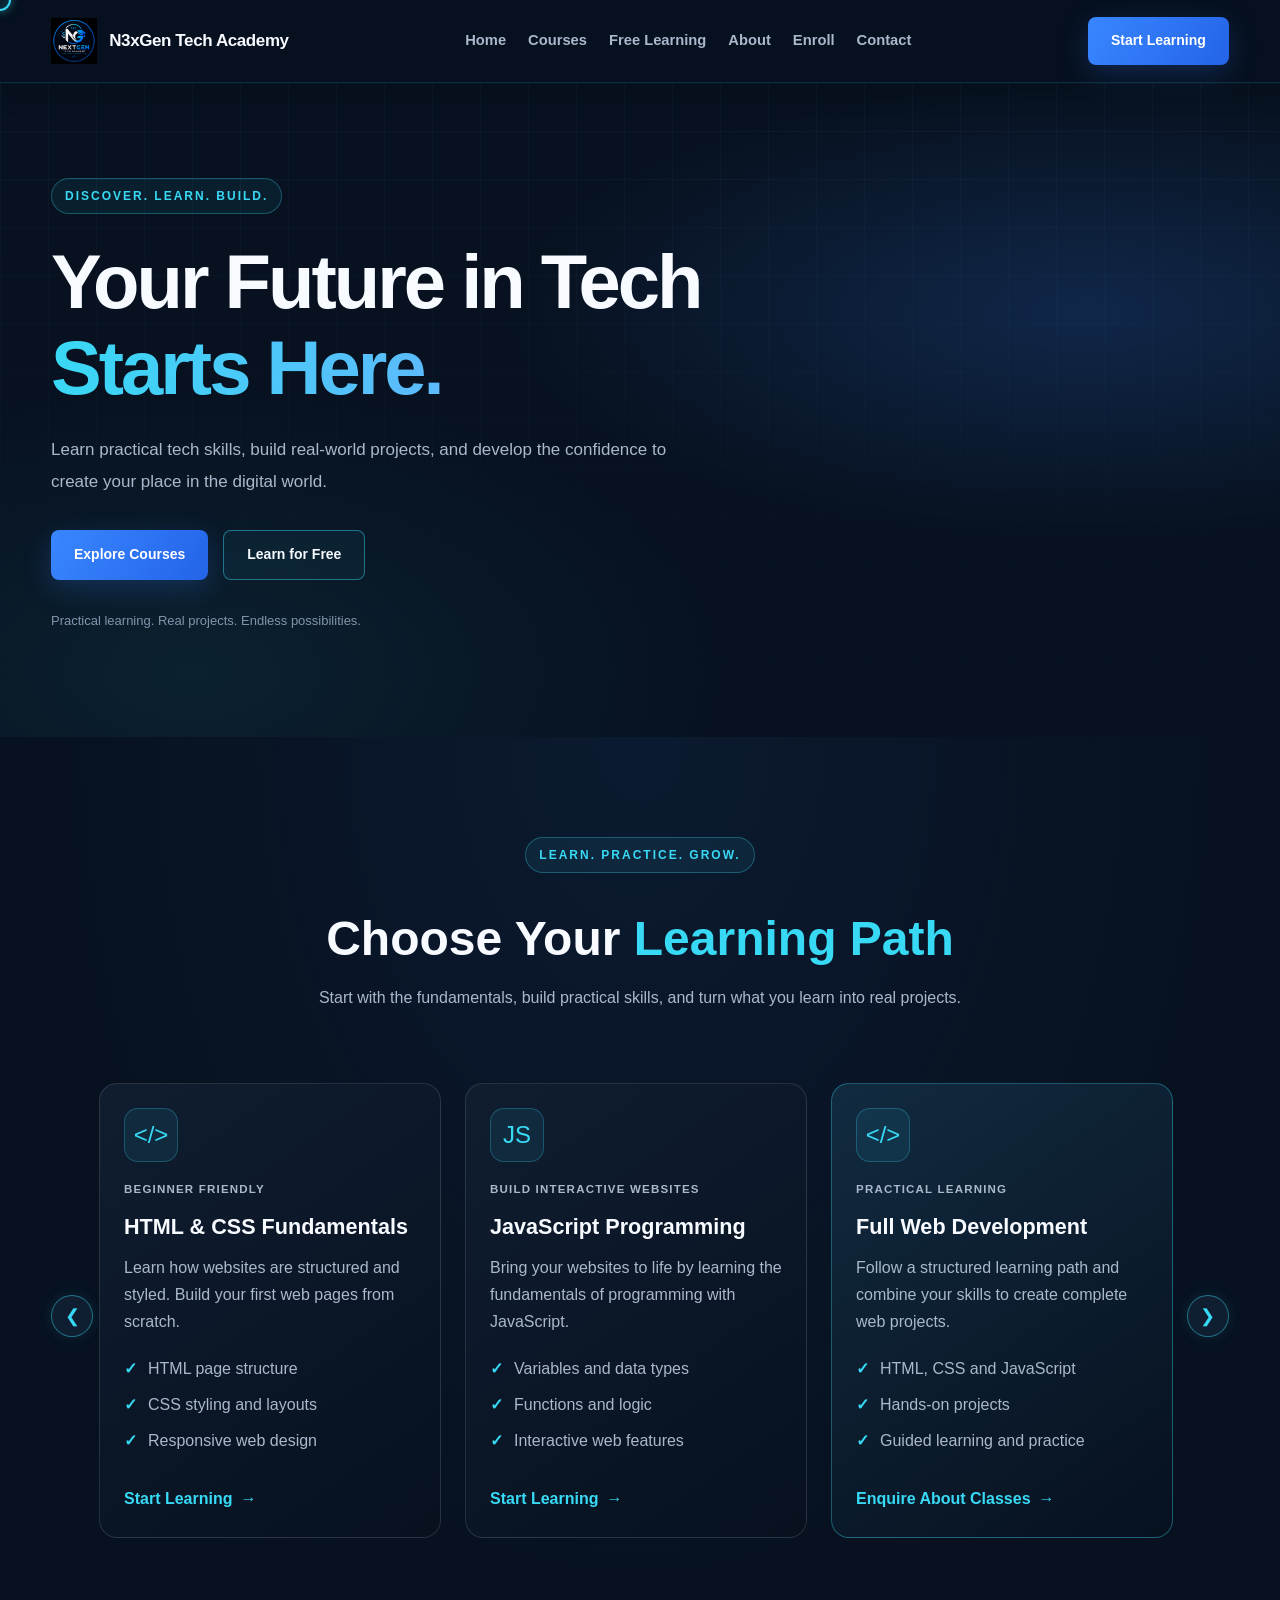
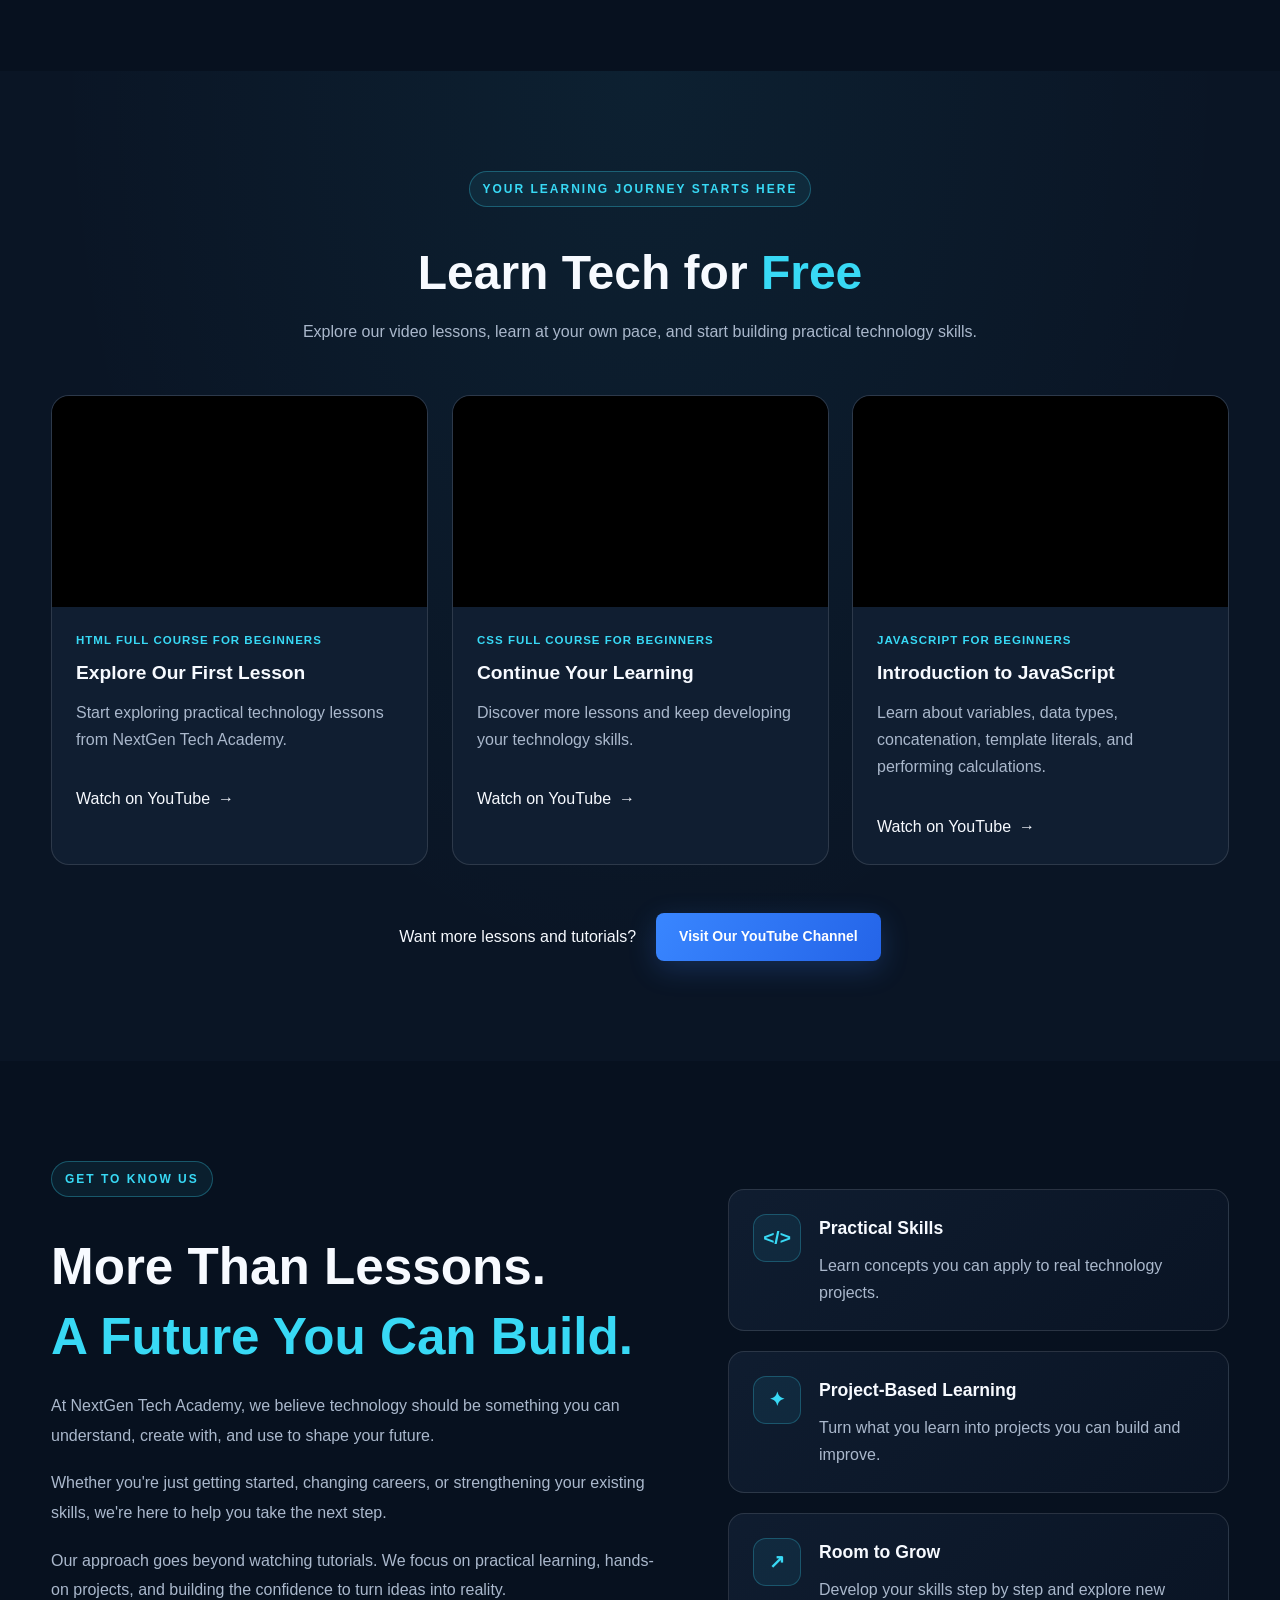
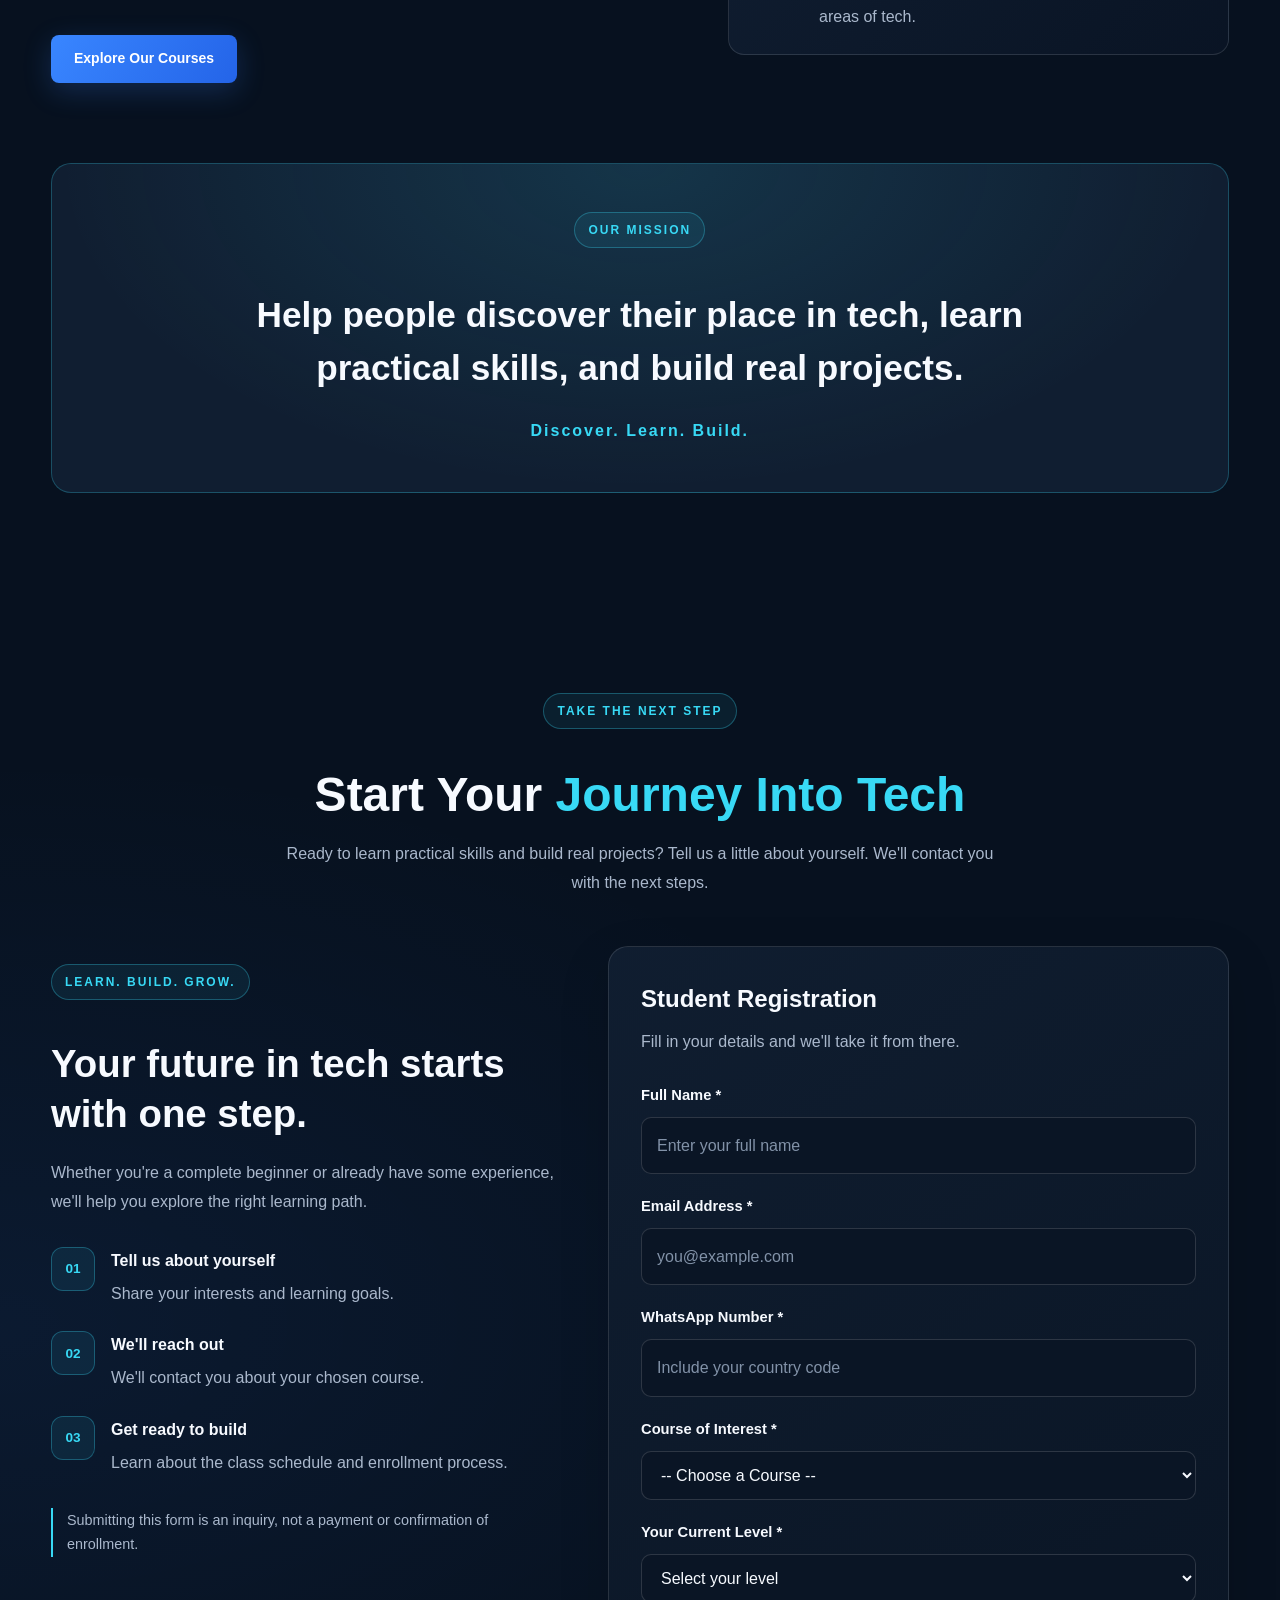
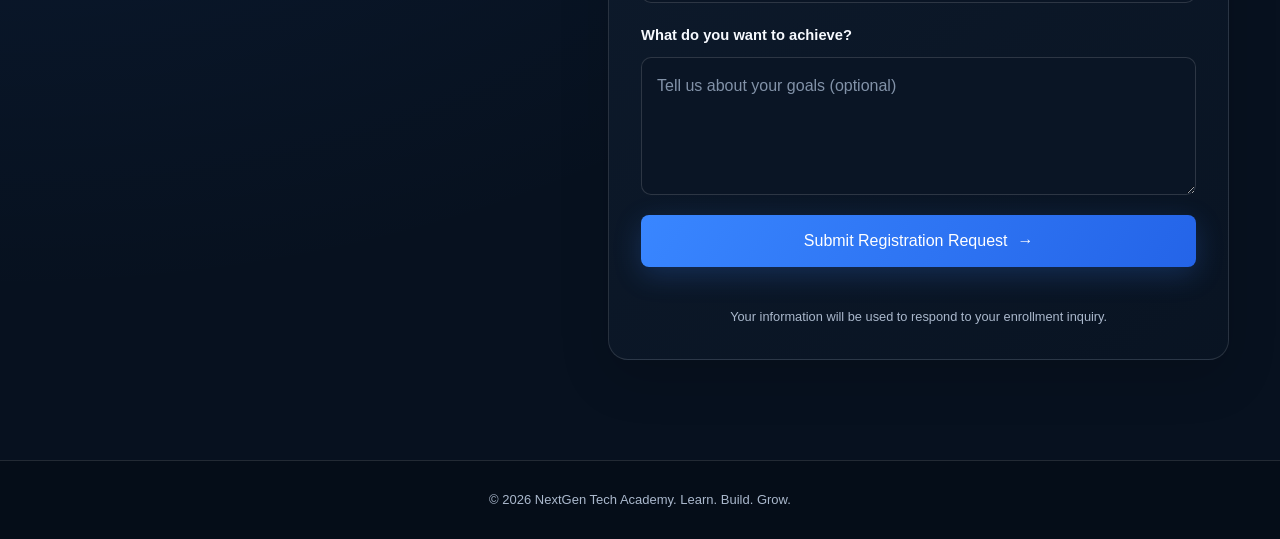
<file: index.html>
<!DOCTYPE html>
<html lang="en">
<head>
    <meta charset="UTF-8">
    <meta name="viewport" content="width=device-width, initial-scale=1.0">

    <title>N3xGen Tech Academy | Learn. Build. Grow.</title>
    <link rel="icon" type="image/png" href="images/favicon.png">

    <meta
        name="description"
        content="Learn practical technology skills with NextGen Tech Academy. Explore web development, build real projects, and grow your future in tech."
    >

    <link rel="stylesheet" href="style.css">
    <script src="script.js" defer></script>
</head>
<body>
    <div class="custom-cursor" aria-hidden="true"></div>
    <!-- Website header -->
    
    <header class="site-header">
        <div class="container header-inner">

            <a href="#home" class="logo">
                <img src="images/NextGen_Logo.png" alt="NextGen Tech Academy logo">
                <span>N3xGen Tech Academy</span>
            </a>

            <button
                class="menu-toggle"
                id="menu-toggle"
                type="button"
                aria-label="Open navigation menu"
                aria-expanded="false"
                aria-controls="main-navigation">
                <span></span>
                <span></span>
                <span></span>
            </button>

            <nav
                class="main-nav"
                id="main-navigation"
                aria-label="Main navigation">

                <a href="#home">Home</a>
                <a href="#courses">Courses</a>
                <a href="#learning">Free Learning</a>
                <a href="#about">About</a>
                <a href="#enrollment">Enroll</a>
                <a href="#contact">Contact</a>
            </nav>

            <a href="#courses" class="btn btn-primary header-cta">
                Start Learning
            </a>

        </div>
    </header>


    <!-- Homepage hero section -->
    <main>
        <section class="hero" id="home">
            <div class="container hero-content">

                <p class="eyebrow">
                    DISCOVER. LEARN. BUILD.
                </p>

                <h1>
                    Your Future in Tech
                    <span>Starts Here.</span>
                </h1>

                <p class="hero-description">
                    Learn practical tech skills, build real-world
                    projects, and develop the confidence to create
                    your place in the digital world.
                </p>

                <div class="hero-actions">
                    <a href="#courses" class="btn btn-primary">
                        Explore Courses
                    </a>

                    <a href="#learning" class="btn btn-secondary">
                        Learn for Free
                    </a>
                </div>

                <p class="hero-note">
                    Practical learning. Real projects. Endless possibilities.
                </p>

            </div>
        </section>

        
        <!-- COURSES SECTION -->
        <section class="courses-section" id="courses">
            <div class="container">

                <div class="section-heading">
                    <p class="eyebrow">LEARN. PRACTICE. GROW.</p>
                    <h2>Choose Your <span>Learning Path</span></h2>
                    <p>
                        Start with the fundamentals, build practical skills,
                        and turn what you learn into real projects.
                    </p>
                </div>

                <div class="courses-carousel">

                    <button
                        class="carousel-arrow carousel-prev"
                        type="button"
                        aria-label="Previous courses">
                        &#10094;
                    </button>

                    <div class="courses-grid" id="courses-track">

                        <!-- HTML & CSS -->
                        <article class="course-card">
                            <div class="course-card-icon" aria-hidden="true">
                                &lt;/&gt;
                            </div>

                            <p class="course-level">BEGINNER FRIENDLY</p>
                            <h3>HTML &amp; CSS Fundamentals</h3>

                            <p>
                                Learn how websites are structured and styled.
                                Build your first web pages from scratch.
                            </p>

                            <ul>
                                <li>HTML page structure</li>
                                <li>CSS styling and layouts</li>
                                <li>Responsive web design</li>
                            </ul>

                            <a href="#learning" class="course-link">
                                Start Learning <span aria-hidden="true">→</span>
                            </a>
                        </article>

                        <!-- JAVASCRIPT -->
                        <article class="course-card">
                            <div class="course-card-icon" aria-hidden="true">
                                JS
                            </div>

                            <p class="course-level">BUILD INTERACTIVE WEBSITES</p>
                            <h3>JavaScript Programming</h3>

                            <p>
                                Bring your websites to life by learning the
                                fundamentals of programming with JavaScript.
                            </p>

                            <ul>
                                <li>Variables and data types</li>
                                <li>Functions and logic</li>
                                <li>Interactive web features</li>
                            </ul>

                            <a href="#learning" class="course-link">
                                Start Learning <span aria-hidden="true">→</span>
                            </a>
                        </article>

                        <!-- FULL WEB DEVELOPMENT -->
                        <article class="course-card featured-course">
                            <div class="course-card-icon" aria-hidden="true">
                                &lt;/&gt;
                            </div>

                            <p class="course-level">PRACTICAL LEARNING</p>
                            <h3>Full Web Development</h3>

                            <p>
                                Follow a structured learning path and combine
                                your skills to create complete web projects.
                            </p>

                            <ul>
                                <li>HTML, CSS and JavaScript</li>
                                <li>Hands-on projects</li>
                                <li>Guided learning and practice</li>
                            </ul>

                            <a href="#contact" class="course-link">
                                Enquire About Classes
                                <span aria-hidden="true">→</span>
                            </a>
                        </article>

                        
                        <!-- SCRATCH GAME DEVELOPMENT -->
                        <article class="course-card">
                            <div class="course-card-icon" aria-hidden="true">
                                🎮
                            </div>

                            <p class="course-level">CREATIVE LEARNING</p>
                            <h3>Scratch Game Development</h3>

                            <p>
                                 Learn programming fundamentals by creating fun, interactive games and animations with Scratch.
                            </p>

                            <ul>
                                <li>Introduction to Scratch programming</li>
                                <li>Game creation and animation</li>
                                <li>Interactive projects and creativity</li>
                            </ul>

                            <a href="#contact" class="course-link">
                                Enquire About Classes
                                <span aria-hidden="true">→</span>
                            </a>
                        </article>

                    </div>
                    
                    <button
                        class="carousel-arrow carousel-next"
                        type="button"
                        aria-label="Next courses">
                        &#10095;
                    </button>
                </div>
            </div>
        </section>

        
        <!-- FREE LEARNING HUB -->
        <section class="learning-section" id="learning">
            <div class="container">

                <div class="section-heading">
                    <p class="eyebrow">YOUR LEARNING JOURNEY STARTS HERE</p>
                    <h2>Learn Tech for <span>Free</span></h2>
                    <p>
                        Explore our video lessons, learn at your own pace,
                        and start building practical technology skills.
                    </p>
                </div>

                <div class="learning-grid">

                    <!-- VIDEO 1 -->
                    <article class="learning-card">
                        <div class="video-wrapper">
                            <iframe
                                src="https://www.youtube-nocookie.com/embed/v1fhZlAm4RM"
                                title="NextGen Tech Academy - Lesson 1"
                                loading="lazy"
                                referrerpolicy="strict-origin-when-cross-origin"
                                allow="accelerometer; autoplay; clipboard-write; encrypted-media; gyroscope; picture-in-picture; web-share"
                                allowfullscreen>
                            </iframe>
                        </div>

                        <div class="learning-card-content">
                            <p class="video-label">HTML FULL COURSE FOR BEGINNERS</p>
                            <h3>Explore Our First Lesson</h3>
                            <p>
                                Start exploring practical technology lessons
                                from NextGen Tech Academy.
                            </p>
                            <a
                                href="https://youtu.be/v1fhZlAm4RM"
                                target="_blank"
                                rel="noopener noreferrer"
                                class="course-link">
                                Watch on YouTube <span aria-hidden="true">→</span>
                            </a>
                        </div>
                    </article>

                    <!-- VIDEO 2 -->
                    <article class="learning-card">
                        <div class="video-wrapper">
                            <iframe
                                src="https://www.youtube-nocookie.com/embed/cUryNBkzB-w"
                                title="NextGen Tech Academy - Lesson 2"
                                loading="lazy"
                                referrerpolicy="strict-origin-when-cross-origin"
                                allow="accelerometer; autoplay; clipboard-write; encrypted-media; gyroscope; picture-in-picture; web-share"
                                allowfullscreen>
                            </iframe>
                        </div>

                        <div class="learning-card-content">
                            <p class="video-label">CSS FULL COURSE FOR BEGINNERS</p>
                            <h3>Continue Your Learning</h3>
                            <p>
                                Discover more lessons and keep developing
                                your technology skills.
                            </p>
                            <a
                                href="https://youtu.be/cUryNBkzB-w"
                                target="_blank"
                                rel="noopener noreferrer"
                                class="course-link">
                                Watch on YouTube <span aria-hidden="true">→</span>
                            </a>
                        </div>
                    </article>

                    <!-- JAVASCRIPT VIDEO -->
                    <article class="learning-card">
                        <div class="video-wrapper">
                            <iframe
                                src="https://www.youtube-nocookie.com/embed/_rTu291Ugzk"
                                title="Introduction to JavaScript - NextGen Tech Academy"
                                loading="lazy"
                                referrerpolicy="strict-origin-when-cross-origin"
                                allow="accelerometer; autoplay; clipboard-write; encrypted-media; gyroscope; picture-in-picture; web-share"
                                allowfullscreen>
                            </iframe>
                        </div>

                        <div class="learning-card-content">
                            <p class="video-label">JAVASCRIPT FOR BEGINNERS</p>
                            <h3>Introduction to JavaScript</h3>
                            <p>
                                Learn about variables, data types,
                                concatenation, template literals, and
                                performing calculations.
                            </p>
                            <a
                                href="https://youtu.be/_rTu291Ugzk"
                                target="_blank"
                                rel="noopener noreferrer"
                                class="course-link">
                                Watch on YouTube <span aria-hidden="true">→</span>
                            </a>
                        </div>
                    </article>

                </div>

                <div class="learning-cta">
                    <p>Want more lessons and tutorials?</p>
                    <a
                        href="https://youtube.com/@nextgentechacademywiz"
                        target="_blank"
                        rel="noopener noreferrer"
                        class="btn btn-primary">
                        Visit Our YouTube Channel
                    </a>
                </div>

            </div>
        </section>

        
        <!-- ABOUT NEXTGEN TECH ACADEMY -->
        <section class="about-section" id="about">
            <div class="container">
                <div class="about-grid">

                    <div class="about-content">
                        <p class="eyebrow">GET TO KNOW US</p>

                        <h2>
                            More Than Lessons.
                            <span>A Future You Can Build.</span>
                        </h2>

                        <p class="about-intro">
                            At NextGen Tech Academy, we believe technology
                            should be something you can understand, create
                            with, and use to shape your future.
                        </p>

                        <p>
                            Whether you're just getting started, changing
                            careers, or strengthening your existing skills,
                            we're here to help you take the next step.
                        </p>

                        <p>
                            Our approach goes beyond watching tutorials.
                            We focus on practical learning, hands-on
                            projects, and building the confidence to turn
                            ideas into reality.
                        </p>

                        <a href="#courses" class="btn btn-primary">
                            Explore Our Courses
                        </a>
                    </div>

                    <div class="about-highlights">
                        <div class="about-highlight">
                            <div class="highlight-icon" aria-hidden="true">
                                &lt;/&gt;
                            </div>
                            <div>
                                <h3>Practical Skills</h3>
                                <p>
                                    Learn concepts you can apply to
                                    real technology projects.
                                </p>
                            </div>
                        </div>

                        <div class="about-highlight">
                            <div class="highlight-icon" aria-hidden="true">
                                ✦
                            </div>
                            <div>
                                <h3>Project-Based Learning</h3>
                                <p>
                                    Turn what you learn into projects
                                    you can build and improve.
                                </p>
                            </div>
                        </div>

                        <div class="about-highlight">
                            <div class="highlight-icon" aria-hidden="true">
                                ↗
                            </div>
                            <div>
                                <h3>Room to Grow</h3>
                                <p>
                                    Develop your skills step by step
                                    and explore new areas of tech.
                                </p>
                            </div>
                        </div>
                    </div>

                </div>

                <div class="about-mission">
                    <p class="eyebrow">OUR MISSION</p>
                    <h3>
                        Help people discover their place in tech,
                        learn practical skills, and build real projects.
                    </h3>
                    <p class="mission-tagline">
                        Discover. Learn. Build.
                    </p>
                </div>
            </div>
        </section>

        
        <!-- PAID CLASS ENROLLMENT -->
        <section class="enrollment-section" id="enrollment">
            <div class="container">

                <div class="section-heading">
                    <p class="eyebrow">TAKE THE NEXT STEP</p>
                    <h2>Start Your <span>Journey Into Tech</span></h2>
                    <p>
                        Ready to learn practical skills and build real
                        projects? Tell us a little about yourself.
                        We'll contact you with the next steps.
                    </p>
                </div>

                <div class="enrollment-layout">

                    <!-- ENROLLMENT INFORMATION -->
                    <div class="enrollment-info">
                        <p class="eyebrow">LEARN. BUILD. GROW.</p>
                        <h3>Your future in tech starts with one step.</h3>

                        <p>
                            Whether you're a complete beginner or already
                            have some experience, we'll help you explore
                            the right learning path.
                        </p>

                        <div class="enrollment-benefit">
                            <span aria-hidden="true">01</span>
                            <div>
                                <h4>Tell us about yourself</h4>
                                <p>Share your interests and learning goals.</p>
                            </div>
                        </div>

                        <div class="enrollment-benefit">
                            <span aria-hidden="true">02</span>
                            <div>
                                <h4>We'll reach out</h4>
                                <p>We'll contact you about your chosen course.</p>
                            </div>
                        </div>

                        <div class="enrollment-benefit">
                            <span aria-hidden="true">03</span>
                            <div>
                                <h4>Get ready to build</h4>
                                <p>Learn about the class schedule and enrollment process.</p>
                            </div>
                        </div>

                        <p class="enrollment-note">
                            Submitting this form is an inquiry, not a payment
                            or confirmation of enrollment.
                        </p>
                    </div>

                    <!-- REGISTRATION FORM -->
                    <div class="enrollment-form-card">
                        <h3>Student Registration</h3>
                        <p class="form-intro">
                            Fill in your details and we'll take it from there.
                        </p>

                        <form
                            id="enrollment-form"
                            action="https://formspree.io/f/mwlvaqyn"
                            method="POST">

                            <div class="form-field">
                                <label for="student-name">Full Name *</label>
                                <input
                                    type="text"
                                    id="student-name"
                                    name="full_name"
                                    placeholder="Enter your full name"
                                    autocomplete="name"
                                    required>
                            </div>

                            <div class="form-field">
                                <label for="student-email">Email Address *</label>
                                <input
                                    type="email"
                                    id="student-email"
                                    name="email"
                                    placeholder="you@example.com"
                                    autocomplete="email"
                                    required>
                            </div>

                            <div class="form-field">
                                <label for="student-phone">WhatsApp Number *</label>
                                <input
                                    type="tel"
                                    id="student-phone"
                                    name="whatsapp_number"
                                    placeholder="Include your country code"
                                    autocomplete="tel"
                                    required>
                            </div>

                            <div class="form-field">
                                <label for="student-course">Course of Interest *</label>
                                <select
                                    id="student-course"
                                    name="course"
                                    required>
                                    <option value="" disabled selected hidden>-- Choose a Course --</option>
                                    <option value="HTML and CSS">
                                        HTML &amp; CSS Fundamentals
                                    </option>
                                    <option value="JavaScript">
                                        JavaScript Programming
                                    </option>
                                    <option value="Full Web Development">
                                        Full Web Development
                                    </option>
                                    <option value="Scratch Game Development">
                                        Scratch Game Development
                                    </option>
                                    <option value="Other">
                                        Other / Not Sure Yet
                                    </option>
                                </select>
                            </div>

                            <div class="form-field">
                                <label for="student-level">Your Current Level *</label>
                                <select
                                    id="student-level"
                                    name="experience_level"
                                    required>
                                    <option value="">Select your level</option>
                                    <option value="Complete beginner">
                                        Complete beginner
                                    </option>
                                    <option value="Basic knowledge">
                                        I know a few basics
                                    </option>
                                    <option value="Some experience">
                                        I have some experience
                                    </option>
                                    <option value="Career switcher">
                                        I'm switching careers
                                    </option>
                                </select>
                            </div>

                            <div class="form-field">
                                <label for="student-goals">
                                    What do you want to achieve?
                                </label>
                                <textarea
                                    id="student-goals"
                                    name="learning_goals"
                                    rows="4"
                                    placeholder="Tell us about your goals (optional)"></textarea>
                            </div>

                            <button
                                type="submit"
                                class="btn btn-primary enrollment-submit">
                                Submit Registration Request
                                <span aria-hidden="true">→</span>
                            </button>

                            <p id="form-status" role="status" aria-live="polite"></p>

                            <p class="form-privacy">
                                Your information will be used to respond
                                to your enrollment inquiry.
                            </p>

                        </form>
                    </div>

                </div>
            </div>
        </section>


    </main>

    <!-- Website footer -->
    <footer class="site-footer" id="contact">
        <div class="container">
            <p>
                &copy; <span id="current-year">2026</span>
                NextGen Tech Academy.
                Learn. Build. Grow.
            </p>
        </div>
    </footer>

</body>
</html>
</file>
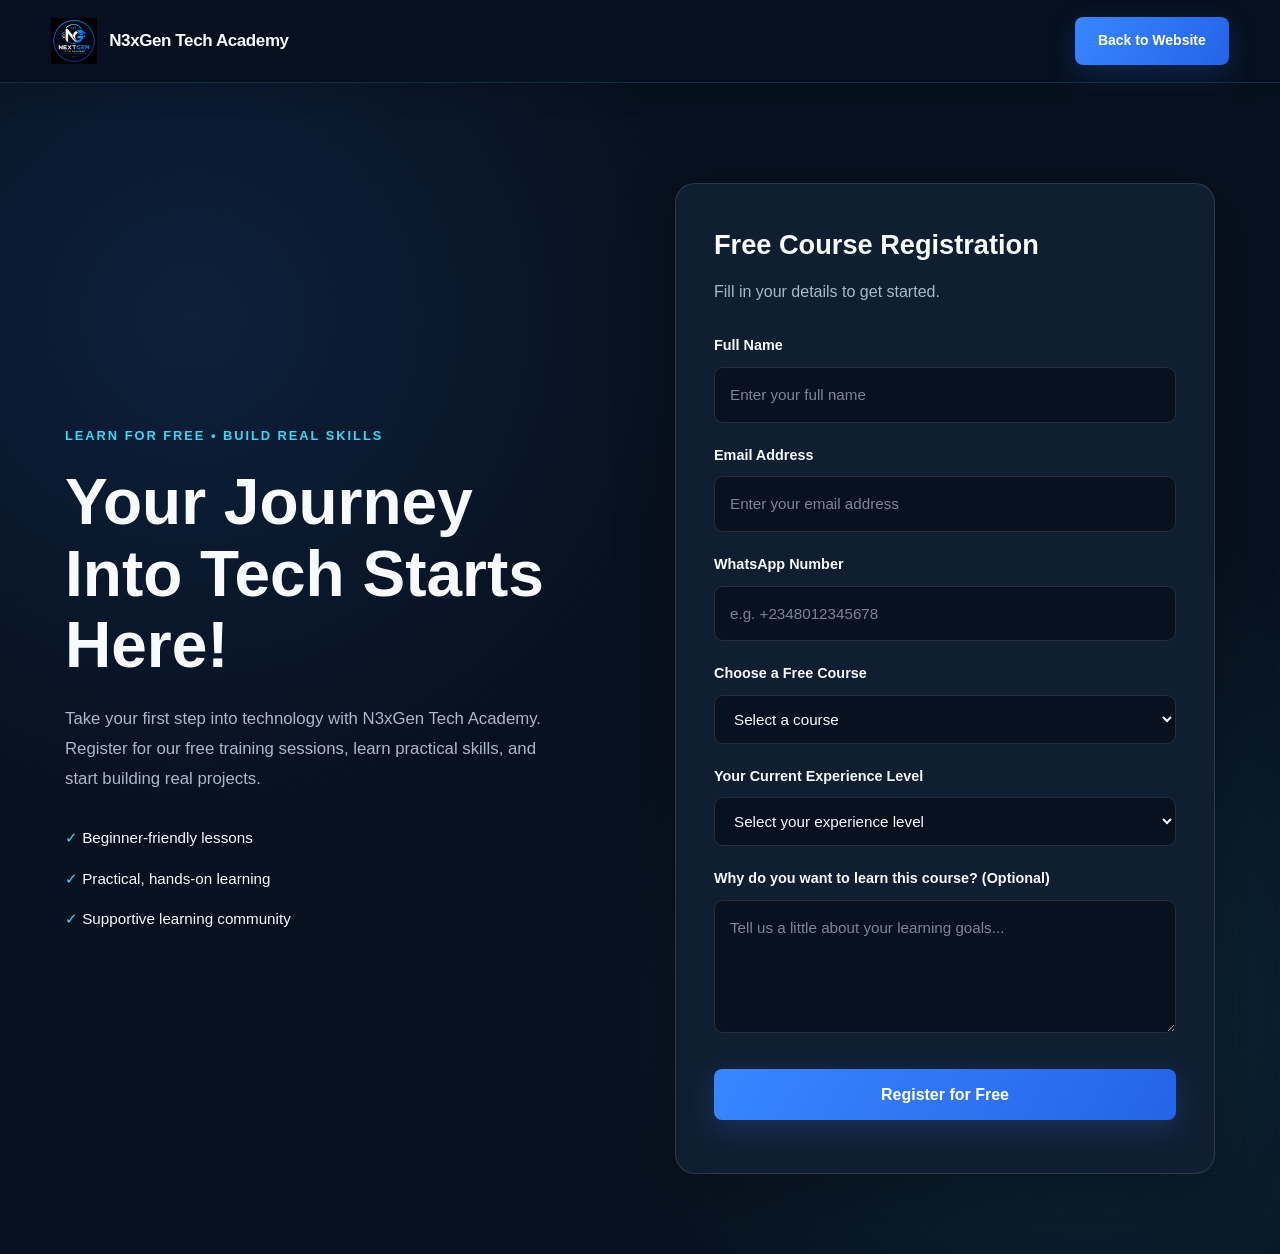
<file: free-registration.html>
<!DOCTYPE html>
<html lang="en">
<head>
    <meta charset="UTF-8">
    <meta name="viewport" content="width=device-width, initial-scale=1.0">

    <title>Free Course Registration | N3xGen Tech Academy</title>
    <link rel="icon" type="image/png" href="images/favicon.png">


    <meta name="description" content="Register for free technology courses at N3xGen Tech Academy. Learn practical skills and build real projects.">

    <link rel="stylesheet" href="style.css">
    <script src="script.js" defer></script>
</head>

<body>

    
    <!-- HEADER -->
    <header class="site-header">
        <div class="container header-inner">

            <a href="index.html" class="logo">
                <img src="images/NextGen_Logo.png" alt="NextGen Tech Academy logo">
                <span>N3xGen Tech Academy</span>
            </a>

            <a href="index.html" class="btn btn-primary">
                Back to Website
            </a>

        </div>
    </header>


    <!-- FREE COURSE REGISTRATION -->
    <section class="free-registration-section">

        <div class="free-registration-container">

            <div class="free-registration-intro">

                <p class="course-level">LEARN FOR FREE • BUILD REAL SKILLS</p>

                <h1>Your Journey Into Tech Starts Here!</h1>

                <p>
                    Take your first step into technology with N3xGen Tech Academy.
                    Register for our free training sessions, learn practical skills,
                    and start building real projects.
                </p>

                <div class="free-registration-benefits">
                    <p>✓ Beginner-friendly lessons</p>
                    <p>✓ Practical, hands-on learning</p>
                    <p>✓ Supportive learning community</p>
                </div>

            </div>


            <!-- REGISTRATION FORM -->
            <div class="free-registration-form-card">

                <h2>Free Course Registration</h2>

                <p>Fill in your details to get started.</p>

                <form id="free-registration-form"
                    action="https://formspree.io/f/xaeollgr"
                    method="POST">

                    <div class="form-group">
                        <label for="student-name">Full Name</label>
                        <input
                            type="text"
                            id="student-name"
                            name="full_name"
                            placeholder="Enter your full name"
                            required
                        >
                    </div>

                    <div class="form-group">
                        <label for="student-email">Email Address</label>
                        <input
                            type="email"
                            id="student-email"
                            name="email"
                            placeholder="Enter your email address"
                            required
                        >
                    </div>

                    <div class="form-group">
                        <label for="student-whatsapp">WhatsApp Number</label>
                        <input
                            type="tel"
                            id="student-whatsapp"
                            name="whatsapp_number"
                            placeholder="e.g. +2348012345678"
                            required
                        >
                    </div>

                    <div class="form-group">
                        <label for="free-course">Choose a Free Course</label>
                        <select id="free-course" name="course" required>
                            <option value="" disabled selected hidden>
                                Select a course
                            </option>
                            <option value="Web Development">
                                Web Development
                            </option>
                        </select>
                    </div>

                    <div class="form-group">
                        <label for="student-level">Your Current Experience Level</label>
                        <select id="student-level" name="experience_level" required>
                            <option value="" disabled selected hidden>
                                Select your experience level
                            </option>
                            <option value="Complete Beginner">Complete Beginner</option>
                            <option value="Basic Knowledge">I have basic knowledge</option>
                            <option value="Intermediate">Intermediate</option>
                        </select>
                    </div>

                    <div class="form-group">
                        <label for="student-goal">
                            Why do you want to learn this course? (Optional)
                        </label>
                        <textarea
                            id="student-goal"
                            name="learning_goal"
                            rows="4"
                            placeholder="Tell us a little about your learning goals..."
                        ></textarea>
                    </div>

                    <button type="submit" class="btn btn-primary">
                        Register for Free
                    </button>

                    <p id="free-form-status" role="status" aria-live="polite"></p>

                </form>

            </div>

        </div>

    </section>


</body>
</html>
</file>
<file: style.css>
/* =========================================
   NEXTGEN TECH ACADEMY
   Futuristic + Professional Website Design
========================================= */

/* 1. Brand colors and global settings */
:root {
    --bg-dark: #07111f;
    --bg-card: #101e31;
    --bg-light: #f4f8ff;

    --text-white: #f7faff;
    --text-dark: #101b2c;
    --text-muted: #aab8cc;

    --primary: #3986ff;
    --cyan: #38d9f5;
    --border: rgba(255, 255, 255, 0.12);

    --container-width: 1180px;
    --radius: 14px;
}

/* 2. Reset browser defaults */
* {
    margin: 0;
    padding: 0;
    box-sizing: border-box;
}

html {
    scroll-behavior: smooth;
    scroll-padding-top: 90px;
}

body {
    font-family: Arial, Helvetica, sans-serif;
    background: var(--bg-dark);
    color: var(--text-white);
    line-height: 1.7;
    overflow-x: hidden;
}

a {
    color: inherit;
    text-decoration: none;
}

img {
    display: block;
    max-width: 100%;
}

.container {
    width: min(92%, var(--container-width));
    margin-inline: auto;
}

/* 3. Website header */
.site-header {
    position: sticky;
    top: 0;
    z-index: 1000;
    background: rgba(7, 17, 31, 0.92);
    backdrop-filter: blur(16px);
    border-bottom: 1px solid var(--border);
}

.site-header .container {
    min-height: 82px;
    display: flex;
    align-items: center;
    justify-content: space-between;
    gap: 28px;
}

/* Logo */
.logo {
    display: flex;
    align-items: center;
    gap: 12px;
    flex-shrink: 0;
    font-size: 17px;
    font-weight: 800;
    letter-spacing: -0.4px;
}

.logo img {
    width: 48px;
    height: 48px;
    object-fit: contain;
}

.logo span {
    max-width: 180px;
    line-height: 1.25;
}

/* Navigation links */
.main-nav {
    display: flex;
    align-items: center;
    gap: 28px;
}

.main-nav a {
    color: var(--text-muted);
    font-size: 14px;
    font-weight: 600;
    transition: color 0.25s ease;
}

.main-nav a:hover {
    color: var(--cyan);
}

/* 4. Buttons */
.btn {
    display: inline-flex;
    align-items: center;
    justify-content: center;
    min-height: 48px;
    padding: 12px 23px;
    border-radius: 8px;
    font-size: 14px;
    font-weight: 700;
    text-align: center;
    transition:
        transform 0.25s ease,
        box-shadow 0.25s ease,
        background 0.25s ease;
}

.btn:hover {
    transform: translateY(-2px);
}

.btn-primary {
    color: #ffffff;
    background: linear-gradient(
        120deg,
        var(--primary),
        #2464e8
    );
    box-shadow: 0 8px 28px rgba(57, 134, 255, 0.22);
}

.btn-primary:hover {
    box-shadow: 0 10px 32px rgba(57, 134, 255, 0.4);
}

.btn-secondary {
    color: var(--text-white);
    border: 1px solid rgba(56, 217, 245, 0.45);
    background: rgba(56, 217, 245, 0.05);
}

.btn-secondary:hover {
    background: rgba(56, 217, 245, 0.12);
}

/* 5. Homepage hero section */
.hero {
    position: relative;
    isolation: isolate;
    overflow: hidden;
    min-height: 650px;
    display: flex;
    align-items: center;
    background:
        radial-gradient(
            ellipse at 85% 35%,
            rgba(57, 134, 255, 0.19),
            transparent 38%
        ),
        radial-gradient(
            ellipse at 15% 90%,
            rgba(56, 217, 245, 0.08),
            transparent 35%
        ),
        var(--bg-dark);
}

/* Subtle digital grid */
.hero::before {
    content: "";
    position: absolute;
    inset: 0;
    z-index: -1;
    pointer-events: none;
    background-image:
        linear-gradient(
            rgba(104, 157, 230, 0.055) 1px,
            transparent 1px
        ),
        linear-gradient(
            90deg,
            rgba(104, 157, 230, 0.055) 1px,
            transparent 1px
        );
    background-size: 48px 48px;

    mask-image: linear-gradient(
        to bottom,
        black,
        transparent 95%
    );
}

.hero-content {
    padding-top: 95px;
    padding-bottom: 105px;
    animation: fade-up 0.8s ease both;
}

/* Small introductory label */
.eyebrow {
    display: inline-block;
    margin-bottom: 25px;
    padding: 7px 13px;
    border: 1px solid rgba(56, 217, 245, 0.3);
    border-radius: 50px;
    background: rgba(56, 217, 245, 0.07);
    color: var(--cyan);
    font-size: 12px;
    font-weight: 800;
    letter-spacing: 2px;
}

/* Main heading */
.hero h1 {
    max-width: 850px;
    margin-bottom: 24px;
    font-size: clamp(42px, 6.5vw, 76px);
    font-weight: 800;
    line-height: 1.12;
    letter-spacing: -3px;
}

.hero h1 span {
    display: block;
    color: var(--cyan);
    background: linear-gradient(
        100deg,
        var(--cyan),
        #70aaff 70%
    );
    -webkit-background-clip: text;
    background-clip: text;
    -webkit-text-fill-color: transparent;
}

/* Hero description */
.hero-description {
    max-width: 620px;
    margin-bottom: 32px;
    color: var(--text-muted);
    font-size: 17px;
    line-height: 1.9;
}

.hero-actions {
    display: flex;
    flex-wrap: wrap;
    gap: 15px;
}

.hero-note {
    margin-top: 30px;
    color: #8294ad;
    font-size: 13px;
}

/* 6. Footer */
.site-footer {
    padding: 28px 0;
    border-top: 1px solid var(--border);
    background: #050d18;
    text-align: center;
}

.site-footer p {
    color: var(--text-muted);
    font-size: 13px;
}

/* 7. Keyboard accessibility */
a:focus-visible {
    outline: 2px solid var(--cyan);
    outline-offset: 5px;
}

/* 8. Entrance animation */
@keyframes fade-up {
    from {
        opacity: 0;
        transform: translateY(18px);
    }

    to {
        opacity: 1;
        transform: translateY(0);
    }
}

/* Respect reduced-motion preferences */
@media (prefers-reduced-motion: reduce) {
    *,
    *::before,
    *::after {
        scroll-behavior: auto !important;
        animation-duration: 0.01ms !important;
        transition-duration: 0.01ms !important;
    }
}

/* 9. Tablet and smaller screens */
@media (max-width: 1000px) {
    .site-header .container {
        gap: 18px;
    }

    .main-nav {
        gap: 16px;
    }

    .logo {
        font-size: 15px;
    }

    .logo img {
        width: 42px;
        height: 42px;
    }

    .site-header .btn {
        padding-inline: 16px;
    }
}

/* 10. Mobile screens */
@media (max-width: 760px) {
    .site-header .container {
        min-height: 72px;
        flex-wrap: wrap;
        padding-top: 12px;
        padding-bottom: 12px;
        gap: 12px;
    }

    .logo {
        font-size: 14px;
        gap: 9px;
    }

    .logo img {
        width: 38px;
        height: 38px;
    }

    .logo span {
        max-width: 145px;
    }

    .site-header .container > .btn {
        min-height: 40px;
        padding: 9px 12px;
        font-size: 12px;
    }

    .main-nav {
        order: 3;
        width: 100%;
        gap: 22px;
        overflow-x: auto;
        padding: 5px 0 8px;
        scrollbar-width: thin;
    }

    .main-nav a {
        flex-shrink: 0;
        font-size: 13px;
    }

    .hero {
        min-height: 570px;
    }

    .hero-content {
        padding-top: 75px;
        padding-bottom: 80px;
    }

    .hero h1 {
        font-size: clamp(39px, 10vw, 60px);
        letter-spacing: -1.8px;
    }

    .hero-description {
        font-size: 15px;
    }

    .hero-actions {
        align-items: stretch;
    }

    .hero-actions .btn {
        flex: 1 1 160px;
    }

    .hero-note {
        font-size: 12px;
    }
}

/* 11. Very small phones */
@media (max-width: 380px) {
    .logo span {
        max-width: 115px;
        font-size: 12px;
    }

    .site-header .container > .btn {
        padding-inline: 9px;
        font-size: 11px;
    }

    .main-nav {
        gap: 18px;
    }

    .hero h1 {
        font-size: 36px;
    }

    .hero-actions {
        flex-direction: column;
    }
}



/* =========================================
   NEXTGEN INTERACTIVE HOVER EFFECTS
========================================= */

/* Smooth pointer feedback on interactive elements */
a,
button,
.btn {
    cursor: pointer;
    -webkit-tap-highlight-color: transparent;
}

/* Buttons: lift and glow */
.btn {
    position: relative;
    overflow: hidden;
    transition:
        transform 0.25s ease,
        box-shadow 0.25s ease,
        border-color 0.25s ease;
}

.btn:hover {
    transform: translateY(-3px) scale(1.02);
}

.btn-primary:hover {
    box-shadow:
        0 0 12px rgba(57, 134, 255, 0.55),
        0 0 32px rgba(56, 217, 245, 0.22);
}

.btn-secondary:hover {
    border-color: #38d9f5;
    box-shadow: 0 0 22px rgba(56, 217, 245, 0.16);
}

/* Navigation links: cyan underline animation */
.main-nav a {
    position: relative;
}

.main-nav a::after {
    content: "";
    position: absolute;
    left: 0;
    bottom: -6px;
    width: 0;
    height: 2px;
    background: var(--cyan);
    box-shadow: 0 0 8px var(--cyan);
    transition: width 0.25s ease;
}

.main-nav a:hover::after {
    width: 100%;
}

/* Logo hover */
.logo {
    transition: opacity 0.25s ease, transform 0.25s ease;
}

.logo:hover {
    opacity: 0.9;
    transform: translateY(-1px);
}

/* Only apply hover movement on devices with a real hover pointer */
@media (hover: hover) and (pointer: fine) {
    .btn:hover {
        filter: brightness(1.08);
    }
}

/* Accessible keyboard focus */
.btn:focus-visible,
.main-nav a:focus-visible,
.logo:focus-visible {
    outline: 2px solid var(--cyan);
    outline-offset: 4px;
}

/* Respect reduced-motion preferences */
@media (prefers-reduced-motion: reduce) {
    .btn,
    .main-nav a,
    .main-nav a::after,
    .logo {
        transition: none !important;
    }

    .btn:hover,
    .logo:hover {
        transform: none;
    }
}


/* =========================================
   CUSTOM CYAN CURSOR
========================================= */

.custom-cursor {
    display: none;
}

@media (hover: hover) and (pointer: fine)
       and (prefers-reduced-motion: no-preference) {
    body.has-custom-cursor {
        cursor: none;
    }

    body.has-custom-cursor a,
    body.has-custom-cursor button,
    body.has-custom-cursor .btn {
        cursor: none;
    }

    .custom-cursor {
        display: block;
        position: fixed;
        top: 0;
        left: 0;
        width: 22px;
        height: 22px;
        border: 2px solid var(--cyan);
        border-radius: 50%;
        background: rgba(56, 217, 245, 0.08);
        box-shadow:
            0 0 10px rgba(56, 217, 245, 0.45),
            inset 0 0 8px rgba(56, 217, 245, 0.12);
        pointer-events: none;
        z-index: 9999;
        opacity: 0;
        transform: translate(-50%, -50%);
        transition:
            width 0.2s ease,
            height 0.2s ease,
            background 0.2s ease,
            opacity 0.2s ease;
    }

    body.has-custom-cursor .custom-cursor {
        opacity: 1;
    }

    .custom-cursor.is-hovering {
        width: 38px;
        height: 38px;
        background: rgba(56, 217, 245, 0.16);
    }
}



/* =================================
   NEXTGEN COURSE CARD EFFECTS
================================= */

.course-card,
.project-card {
    position: relative;
    overflow: hidden;
    background: linear-gradient(
        145deg,
        rgba(16, 30, 49, 0.98),
        rgba(7, 17, 31, 0.98)
    );
    border: 1px solid var(--border);
    border-radius: 18px;
    padding: 24px;
    transition:
        transform 0.3s ease,
        border-color 0.3s ease,
        box-shadow 0.3s ease,
        background 0.3s ease;
}

/* Course and project card hover */

.course-card:hover,
.project-card:hover {
    transform: translateY(-7px);
    border-color: var(--cyan);
    box-shadow:
        0 12px 35px rgba(0, 0, 0, 0.22),
        0 0 22px rgba(56, 217, 245, 0.12);
}

/* Highlight course icons */

.course-card-icon {
    display: inline-flex;
    align-items: center;
    justify-content: center;
    width: 54px;
    height: 54px;
    margin-bottom: 18px;
    border: 1px solid rgba(56, 217, 245, 0.25);
    border-radius: 14px;
    background: rgba(56, 217, 245, 0.08);
    color: var(--cyan);
    font-size: 1.5rem;
    transition:
        transform 0.3s ease,
        background 0.3s ease,
        box-shadow 0.3s ease;
}

.course-card:hover .course-card-icon {
    transform: scale(1.08) rotate(-3deg);
    background: rgba(56, 217, 245, 0.16);
    box-shadow: 0 0 18px rgba(56, 217, 245, 0.16);
}

/* Card headings and descriptions */

.course-card h3,
.project-card h3 {
    color: var(--text-white);
    margin-bottom: 12px;
    transition: color 0.25s ease;
}

.course-card:hover h3,
.project-card:hover h3 {
    color: var(--cyan);
}

.course-card p,
.project-card p {
    color: var(--text-muted);
    line-height: 1.7;
}

/* Project preview image area */

.project-preview {
    overflow: hidden;
    border-radius: 12px;
    margin-bottom: 20px;
    background: var(--bg-card);
}

.project-preview img {
    display: block;
    width: 100%;
    height: auto;
    transition: transform 0.45s ease;
}

.project-card:hover .project-preview img {
    transform: scale(1.05);
}

/* Card links */

.course-card a,
.project-card a {
    color: var(--cyan);
    text-decoration: none;
    font-weight: 600;
}

.course-card a:hover,
.project-card a:hover {
    text-decoration: underline;
    text-underline-offset: 4px;
}

/* Keyboard accessibility */

.course-card:focus-within,
.project-card:focus-within {
    outline: 2px solid var(--cyan);
    outline-offset: 3px;
}

/* Reduce animation when requested */

@media (prefers-reduced-motion: reduce) {
    .course-card,
    .project-card,
    .course-card-icon,
    .project-preview img,
    .course-card h3,
    .project-card h3 {
        transition: none !important;
    }

    .course-card:hover,
    .project-card:hover,
    .course-card:hover .course-card-icon,
    .project-card:hover .project-preview img {
        transform: none;
    }
}


/* =================================
   NEXTGEN COURSES SECTION
================================= */

.courses-section {
    padding: 100px 0;
    background:
        radial-gradient(
            ellipse at 50% 0%,
            rgba(57, 134, 255, 0.08),
            transparent 65%
        ),
        var(--bg-dark);
}

.section-heading {
    max-width: 720px;
    margin: 0 auto 48px;
    text-align: center;
}

.section-heading h2 {
    margin: 12px 0 16px;
    color: var(--text-white);
    font-size: clamp(2rem, 4vw, 3rem);
    line-height: 1.2;
}

.section-heading h2 span {
    color: var(--cyan);
}

.section-heading > p:last-child {
    color: var(--text-muted);
    line-height: 1.8;
}

.courses-grid {
    display: grid;
    grid-template-columns: repeat(3, minmax(0, 1fr));
    gap: 24px;
    align-items: stretch;
}

.course-card {
    display: flex;
    flex-direction: column;
    height: 100%;
}

.course-level {
    margin-bottom: 12px;
    color: var(--cyan);
    font-size: 0.72rem;
    font-weight: 700;
    letter-spacing: 1.2px;
}

.course-card h3 {
    font-size: 1.35rem;
    line-height: 1.4;
}

.course-card ul {
    display: grid;
    gap: 12px;
    margin: 22px 0;
    padding: 0;
    list-style: none;
}

.course-card li {
    position: relative;
    padding-left: 24px;
    color: var(--text-muted);
    line-height: 1.5;
}

.course-card li::before {
    content: "✓";
    position: absolute;
    left: 0;
    color: var(--cyan);
    font-weight: 700;
}

.course-link {
    display: inline-flex;
    align-items: center;
    gap: 8px;
    margin-top: auto;
    padding-top: 10px;
    width: fit-content;
}

.course-link span {
    transition: transform 0.25s ease;
}

.course-link:hover span {
    transform: translateX(5px);
}

.featured-course {
    border-color: rgba(56, 217, 245, 0.35);
    background: linear-gradient(
        145deg,
        rgba(18, 43, 65, 0.98),
        rgba(7, 17, 31, 0.98)
    );
}

/* Responsive layouts */

@media (max-width: 900px) {
    .courses-grid {
        grid-template-columns: repeat(2, minmax(0, 1fr));
    }

    .featured-course {
        grid-column: 1 / -1;
    }
}

@media (max-width: 600px) {
    .courses-section {
        padding: 70px 0;
    }

    .section-heading {
        margin-bottom: 32px;
    }

    .courses-grid {
        grid-template-columns: 1fr;
        gap: 18px;
    }

    .featured-course {
        grid-column: auto;
    }

    .course-card {
        padding: 22px;
    }
}

@media (prefers-reduced-motion: reduce) {
    .course-link span {
        transition: none;
    }

    .course-link:hover span {
        transform: none;
    }
}


/* =================================
   NEXTGEN FREE LEARNING HUB
================================= */

.learning-section {
    padding: 100px 0;
    background:
        radial-gradient(
            ellipse at 50% 0%,
            rgba(56, 217, 245, 0.06),
            transparent 65%
        ),
        #0a1525;
}

.learning-grid {
    display: grid;
    grid-template-columns: repeat(3, minmax(0, 1fr));
    gap: 24px;
    align-items: stretch;
}

.learning-card {
    overflow: hidden;
    border: 1px solid var(--border);
    border-radius: 18px;
    background: var(--bg-card);
    transition:
        transform 0.3s ease,
        border-color 0.3s ease,
        box-shadow 0.3s ease;
}

.learning-card:hover {
    transform: translateY(-7px);
    border-color: var(--cyan);
    box-shadow: 0 12px 32px rgba(56, 217, 245, 0.12);
}

/* Responsive YouTube player */

.video-wrapper {
    position: relative;
    width: 100%;
    aspect-ratio: 16 / 9;
    overflow: hidden;
    background: #000;
}

.video-wrapper iframe {
    position: absolute;
    inset: 0;
    width: 100%;
    height: 100%;
    border: 0;
}

.learning-card-content {
    display: flex;
    flex-direction: column;
    align-items: flex-start;
    padding: 24px;
    height: calc(100% - auto);
}

.video-label {
    margin-bottom: 10px;
    color: var(--cyan);
    font-size: 0.72rem;
    font-weight: 700;
    letter-spacing: 1px;
}

.learning-card h3 {
    margin-bottom: 12px;
    color: var(--text-white);
    font-size: 1.2rem;
    line-height: 1.4;
    transition: color 0.25s ease;
}

.learning-card:hover h3 {
    color: var(--cyan);
}

.learning-card-content > p:not(.video-label) {
    margin-bottom: 22px;
    color: var(--text-muted);
    line-height: 1.7;
}

.learning-card .course-link {
    margin-top: auto;
}

.learning-cta {
    display: flex;
    flex-wrap: wrap;
    align-items: center;
    justify-content: center;
    gap: 20px;
    margin-top: 48px;
    text-align: center;
}

.learning-cta p {
    color: var(--text-white);
}

/* Tablet */

@media (max-width: 900px) {
    .learning-grid {
        grid-template-columns: repeat(2, minmax(0, 1fr));
    }
}

/* Mobile */

@media (max-width: 600px) {
    .learning-section {
        padding: 70px 0;
    }

    .learning-grid {
        grid-template-columns: 1fr;
        gap: 20px;
    }

    .learning-card-content {
        padding: 20px;
    }

    .learning-cta {
        flex-direction: column;
        margin-top: 32px;
    }
}

/* Accessibility */

@media (prefers-reduced-motion: reduce) {
    .learning-card,
    .learning-card h3 {
        transition: none !important;
    }

    .learning-card:hover {
        transform: none;
    }
}


/* =================================
   ABOUT NEXTGEN TECH ACADEMY
================================= */

.about-section {
    padding: 100px 0;
    background: var(--bg-dark);
}

.about-grid {
    display: grid;
    grid-template-columns: 1.1fr 0.9fr;
    align-items: center;
    gap: 64px;
}

.about-content h2 {
    margin: 14px 0 24px;
    color: var(--text-white);
    font-size: clamp(2rem, 4vw, 3.2rem);
    line-height: 1.2;
}

.about-content h2 span {
    display: block;
    margin-top: 8px;
    color: var(--cyan);
}

.about-content > p:not(.eyebrow) {
    margin-bottom: 18px;
    color: var(--text-muted);
    line-height: 1.85;
}

.about-content .btn {
    margin-top: 12px;
}

.about-highlights {
    display: grid;
    gap: 20px;
}

.about-highlight {
    display: flex;
    align-items: flex-start;
    gap: 18px;
    padding: 24px;
    border: 1px solid var(--border);
    border-radius: 16px;
    background: linear-gradient(
        135deg,
        rgba(16, 30, 49, 0.95),
        rgba(10, 21, 37, 0.95)
    );
    transition:
        transform 0.3s ease,
        border-color 0.3s ease,
        box-shadow 0.3s ease;
}

.about-highlight:hover {
    transform: translateX(5px);
    border-color: var(--cyan);
    box-shadow: 0 0 24px rgba(56, 217, 245, 0.08);
}

.highlight-icon {
    display: flex;
    flex-shrink: 0;
    align-items: center;
    justify-content: center;
    width: 48px;
    height: 48px;
    border: 1px solid rgba(56, 217, 245, 0.25);
    border-radius: 13px;
    background: rgba(56, 217, 245, 0.08);
    color: var(--cyan);
    font-size: 1.2rem;
    font-weight: 700;
}

.about-highlight h3 {
    margin-bottom: 8px;
    color: var(--text-white);
    font-size: 1.1rem;
}

.about-highlight p {
    color: var(--text-muted);
    line-height: 1.7;
}

.about-mission {
    position: relative;
    overflow: hidden;
    margin-top: 80px;
    padding: 48px 32px;
    border: 1px solid rgba(56, 217, 245, 0.25);
    border-radius: 20px;
    background:
        radial-gradient(
            ellipse at 50% 0%,
            rgba(56, 217, 245, 0.12),
            transparent 70%
        ),
        var(--bg-card);
    text-align: center;
}

.about-mission h3 {
    max-width: 800px;
    margin: 16px auto;
    color: var(--text-white);
    font-size: clamp(1.4rem, 3vw, 2.2rem);
    line-height: 1.5;
}

.mission-tagline {
    margin-top: 22px;
    color: var(--cyan);
    font-weight: 700;
    letter-spacing: 2px;
}

/* Responsive layout */

@media (max-width: 800px) {
    .about-grid {
        grid-template-columns: 1fr;
        gap: 40px;
    }

    .about-highlights {
        gap: 16px;
    }

    .about-mission {
        margin-top: 48px;
    }
}

@media (max-width: 600px) {
    .about-section {
        padding: 70px 0;
    }

    .about-highlight {
        padding: 20px;
        gap: 14px;
    }

    .about-mission {
        padding: 36px 22px;
    }
}

/* Accessibility */

@media (prefers-reduced-motion: reduce) {
    .about-highlight {
        transition: none !important;
    }

    .about-highlight:hover {
        transform: none;
    }
}



/* =================================
   NEXTGEN ENROLLMENT SECTION
================================= */

.enrollment-section {
    padding: 100px 0;
    background:
        radial-gradient(
            ellipse at 0% 50%,
            rgba(57, 134, 255, 0.08),
            transparent 55%
        ),
        var(--bg-dark);
}

.enrollment-layout {
    display: grid;
    grid-template-columns: 0.9fr 1.1fr;
    gap: 48px;
    align-items: start;
}

.enrollment-info {
    padding-top: 18px;
}

.enrollment-info > h3 {
    margin: 14px 0 20px;
    color: var(--text-white);
    font-size: clamp(1.8rem, 3vw, 2.5rem);
    line-height: 1.3;
}

.enrollment-info > p:not(.eyebrow, .enrollment-note) {
    margin-bottom: 30px;
    color: var(--text-muted);
    line-height: 1.8;
}

.enrollment-benefit {
    display: flex;
    gap: 16px;
    margin-bottom: 24px;
}

.enrollment-benefit > span {
    display: flex;
    flex-shrink: 0;
    align-items: center;
    justify-content: center;
    width: 44px;
    height: 44px;
    border: 1px solid rgba(56, 217, 245, 0.3);
    border-radius: 12px;
    background: rgba(56, 217, 245, 0.08);
    color: var(--cyan);
    font-size: 0.85rem;
    font-weight: 700;
}

.enrollment-benefit h4 {
    margin-bottom: 6px;
    color: var(--text-white);
}

.enrollment-benefit p {
    color: var(--text-muted);
    line-height: 1.7;
}

.enrollment-note {
    margin-top: 32px;
    padding-left: 14px;
    border-left: 2px solid var(--cyan);
    color: var(--text-muted);
    font-size: 0.9rem;
    line-height: 1.7;
}

.enrollment-form-card {
    padding: 32px;
    border: 1px solid var(--border);
    border-radius: 20px;
    background: linear-gradient(
        145deg,
        rgba(16, 30, 49, 0.98),
        rgba(9, 20, 35, 0.98)
    );
    box-shadow: 0 18px 50px rgba(0, 0, 0, 0.15);
}

.enrollment-form-card > h3 {
    margin-bottom: 8px;
    color: var(--text-white);
    font-size: 1.5rem;
}

.form-intro {
    margin-bottom: 28px;
    color: var(--text-muted);
    line-height: 1.7;
}

#enrollment-form {
    display: grid;
    gap: 20px;
}

.form-field {
    display: grid;
    gap: 9px;
}

.form-field label {
    color: var(--text-white);
    font-size: 0.92rem;
    font-weight: 600;
}

.form-field input,
.form-field select,
.form-field textarea {
    width: 100%;
    min-width: 0;
    padding: 14px 15px;
    border: 1px solid rgba(255, 255, 255, 0.14);
    border-radius: 10px;
    outline: none;
    background: #0a1525;
    color: var(--text-white);
    font: inherit;
    transition:
        border-color 0.25s ease,
        box-shadow 0.25s ease;
}

.form-field input::placeholder,
.form-field textarea::placeholder {
    color: #8292a8;
}

.form-field select {
    cursor: pointer;
}

.form-field textarea {
    resize: vertical;
}

.form-field input:focus,
.form-field select:focus,
.form-field textarea:focus {
    border-color: var(--cyan);
    box-shadow: 0 0 0 3px rgba(56, 217, 245, 0.1);
}

.form-field input:focus-visible,
.form-field select:focus-visible,
.form-field textarea:focus-visible {
    outline: 1px solid var(--cyan);
    outline-offset: 2px;
}

.enrollment-submit {
    display: flex;
    align-items: center;
    justify-content: center;
    gap: 10px;
    width: 100%;
    border: none;
    font: inherit;
}

.enrollment-submit span {
    transition: transform 0.25s ease;
}

.enrollment-submit:hover span {
    transform: translateX(4px);
}

.form-privacy {
    color: var(--text-muted);
    font-size: 0.8rem;
    line-height: 1.6;
    text-align: center;
}

/* Responsive form layout */

@media (max-width: 850px) {
    .enrollment-layout {
        grid-template-columns: 1fr;
        gap: 36px;
    }

    .enrollment-info {
        padding-top: 0;
    }
}

@media (max-width: 600px) {
    .enrollment-section {
        padding: 70px 0;
    }

    .enrollment-form-card {
        padding: 22px 18px;
    }

    #enrollment-form {
        gap: 18px;
    }
}

/* Accessibility */

@media (prefers-reduced-motion: reduce) {
    .form-field input,
    .form-field select,
    .form-field textarea,
    .enrollment-submit span {
        transition: none !important;
    }

    .enrollment-submit:hover span {
        transform: none;
    }
}



/* =================================
   NEXTGEN SCROLL-REVEAL ANIMATIONS
================================= */

.reveal {
    opacity: 0;
    transform: translateY(35px);
    transition:
        opacity 0.8s ease,
        transform 0.8s ease;
    will-change: opacity, transform;
}

.reveal.is-visible {
    opacity: 1;
    transform: translateY(0);
}

/* Optional directions for different elements */

.reveal-left {
    transform: translateX(-40px);
}

.reveal-right {
    transform: translateX(40px);
}

.reveal-left.is-visible,
.reveal-right.is-visible {
    transform: translateX(0);
}

/* Respect visitors who prefer less animation */

@media (prefers-reduced-motion: reduce) {
    .reveal,
    .reveal-left,
    .reveal-right {
        opacity: 1;
        transform: none;
        transition: none;
        will-change: auto;
    }
}



/* =================================
   NEXTGEN SLIDING COURSE CAROUSEL
================================= */

.courses-carousel {
    position: relative;
    padding: 10px 48px;
}

.courses-carousel .courses-grid {
    display: flex;
    gap: 24px;
    overflow-x: auto;
    overflow-y: hidden;
    scroll-behavior: smooth;
    scroll-snap-type: x mandatory;
    scrollbar-width: none;
    padding: 12px 4px 24px;
}

.courses-carousel .courses-grid::-webkit-scrollbar {
    display: none;
}

.courses-carousel .course-card {
    flex: 0 0 calc((100% - 48px) / 3);
    min-width: 0;
    scroll-snap-align: start;
}

/* Carousel arrow buttons */

.carousel-arrow {
    position: absolute;
    top: 50%;
    transform: translateY(-50%);
    z-index: 2;

    width: 42px;
    height: 42px;
    border: 1px solid rgba(56, 217, 245, 0.45);
    border-radius: 50%;

    display: flex;
    align-items: center;
    justify-content: center;

    background: #101e31;
    color: #38d9f5;
    font-size: 18px;
    cursor: pointer;

    box-shadow: 0 0 14px rgba(56, 217, 245, 0.12);
    transition:
        background 0.3s ease,
        color 0.3s ease,
        box-shadow 0.3s ease;
}

.carousel-arrow:hover {
    background: #3986ff;
    color: #ffffff;
    box-shadow: 0 0 20px rgba(56, 217, 245, 0.35);
}

.carousel-prev {
    left: 0;
}

.carousel-next {
    right: 0;
}

/* Tablet */

@media (max-width: 900px) {
    .courses-carousel .course-card {
        flex: 0 0 calc((100% - 24px) / 2);
    }
}

/* Mobile */

@media (max-width: 600px) {
    .courses-carousel {
        padding: 10px 0;
    }

    .courses-carousel .courses-grid {
        gap: 16px;
    }

    .courses-carousel .course-card {
        flex: 0 0 100%;
    }

    .carousel-arrow {
        top: auto;
        bottom: -8px;
        transform: none;
        width: 38px;
        height: 38px;
    }

    .carousel-prev {
        left: calc(50% - 48px);
    }

    .carousel-next {
        right: calc(50% - 48px);
    }
}

/* Respect reduced-motion preferences */

@media (prefers-reduced-motion: reduce) {
    .courses-carousel .courses-grid {
        scroll-behavior: auto;
    }

    .carousel-arrow {
        transition: none;
    }
}



/* DISABLED COURSE CAROUSEL ARROWS */

.carousel-arrow:disabled {
    opacity: 0.3;
    cursor: not-allowed;
    box-shadow: none;
}

.carousel-arrow:disabled:hover {
    background: #101e31;
    color: #38d9f5;
}



/* =================================
   NEXTGEN POLISHED HEADER
================================= */

.site-header {
    position: sticky;
    top: 0;
    z-index: 1000;
    background: rgba(7, 17, 31, 0.88);
    backdrop-filter: blur(18px);
    -webkit-backdrop-filter: blur(18px);
    border-bottom: 1px solid rgba(56, 217, 245, 0.15);
    box-shadow: 0 8px 30px rgba(0, 0, 0, 0.12);
}

.header-inner {
    display: flex;
    align-items: center;
    justify-content: space-between;
    gap: 24px;
    min-height: 82px;
}

.site-header .logo {
    display: flex;
    align-items: center;
    gap: 12px;
    flex-shrink: 0;
}

.site-header .logo img {
    width: 46px;
    height: 46px;
    object-fit: contain;
}

.site-header .logo span {
    font-weight: 700;
    color: var(--text-white);
}

.site-header .main-nav {
    display: flex;
    align-items: center;
    justify-content: center;
    gap: 22px;
}

.site-header .main-nav a {
    position: relative;
    color: var(--text-muted);
    font-size: 0.92rem;
    text-decoration: none;
    padding: 8px 0;
    transition: color 0.25s ease;
}

.site-header .main-nav a::after {
    content: "";
    position: absolute;
    left: 0;
    bottom: 0;
    width: 0;
    height: 2px;
    background: var(--cyan);
    box-shadow: 0 0 8px rgba(56, 217, 245, 0.55);
    transition: width 0.25s ease;
}

.site-header .main-nav a:hover,
.site-header .main-nav a:focus-visible {
    color: var(--text-white);
}

.site-header .main-nav a:hover::after,
.site-header .main-nav a:focus-visible::after {
    width: 100%;
}

.header-cta {
    flex-shrink: 0;
}

/* Hamburger button: hidden on desktop */

.menu-toggle {
    display: none;
    width: 44px;
    height: 44px;
    padding: 10px;
    border: 1px solid var(--border);
    border-radius: 10px;
    background: var(--bg-card);
    cursor: pointer;
}

.menu-toggle span {
    display: block;
    width: 100%;
    height: 2px;
    margin: 5px 0;
    background: var(--cyan);
    transition: transform 0.25s ease, opacity 0.25s ease;
}

/* Tablet and mobile navigation */

@media (max-width: 1000px) {
    .header-inner {
        position: relative;
        flex-wrap: wrap;
        gap: 12px;
        padding-top: 12px;
        padding-bottom: 12px;
    }

    .menu-toggle {
        display: block;
        margin-left: auto;
    }

    .header-cta {
        display: none;
    }

    .site-header .main-nav {
        display: none;
        flex-basis: 100%;
        flex-direction: column;
        align-items: stretch;
        gap: 0;
        padding: 8px 0;
        border-top: 1px solid var(--border);
    }

    .site-header .main-nav.is-open {
        display: flex;
    }

    .site-header .main-nav a {
        padding: 13px 8px;
    }

    .site-header .main-nav a::after {
        display: none;
    }

    .site-header .main-nav a:hover {
        background: rgba(56, 217, 245, 0.07);
        border-radius: 8px;
    }

    .menu-toggle[aria-expanded="true"] span:first-child {
        transform: translateY(7px) rotate(45deg);
    }

    .menu-toggle[aria-expanded="true"] span:nth-child(2) {
        opacity: 0;
    }

    .menu-toggle[aria-expanded="true"] span:last-child {
        transform: translateY(-7px) rotate(-45deg);
    }
}

@media (max-width: 480px) {
    .site-header .logo img {
        width: 38px;
        height: 38px;
    }

    .site-header .logo span {
        font-size: 0.9rem;
    }
}

@media (prefers-reduced-motion: reduce) {
    .site-header .main-nav a,
    .site-header .main-nav a::after,
    .menu-toggle span {
        transition: none;
    }
}


/* HERO BUTTONS — SMALL SCREENS */


/* COMPACT HERO BUTTONS ON MOBILE */

@media (max-width: 480px) {
    .hero-actions {
        display: flex;
        flex-direction: row;
        flex-wrap: nowrap;
        gap: 8px;
        width: 100%;
    }

    .hero-actions .btn {
        flex: 1 1 0;
        min-width: 0;
        min-height: 38px;
        padding: 9px 5px;
        font-size: 0.72rem;
        line-height: 1.2;
        text-align: center;
        white-space: nowrap;
    }
}



/* =====================================
   FREE COURSE REGISTRATION PAGE
===================================== */

.free-registration-section {
    min-height: 100vh;
    padding: 100px 20px 80px;
    background:
        radial-gradient(circle at 15% 20%, rgba(57, 134, 255, 0.13), transparent 35%),
        radial-gradient(circle at 85% 80%, rgba(56, 217, 245, 0.10), transparent 35%),
        var(--bg-dark);
}

.free-registration-container {
    width: 100%;
    max-width: 1150px;
    margin: 0 auto;
    display: grid;
    grid-template-columns: 1fr 1fr;
    align-items: center;
    gap: 70px;
}

.free-registration-intro {
    color: var(--text-white);
}

.free-registration-intro .course-level {
    color: var(--cyan);
    font-size: 0.8rem;
    font-weight: 700;
    letter-spacing: 2px;
    margin-bottom: 20px;
}

.free-registration-intro h1 {
    font-size: clamp(2.5rem, 5vw, 4rem);
    line-height: 1.12;
    margin-bottom: 22px;
}

.free-registration-intro > p:not(.course-level) {
    color: var(--text-muted);
    font-size: 1.05rem;
    line-height: 1.8;
    max-width: 500px;
}

.free-registration-benefits {
    margin-top: 30px;
    display: grid;
    gap: 15px;
}

.free-registration-benefits p {
    color: var(--text-white);
    font-size: 0.95rem;
}

.free-registration-benefits p::first-letter {
    color: var(--cyan);
}

.free-registration-form-card {
    width: 100%;
    padding: 38px;
    background: var(--bg-card);
    border: 1px solid var(--border);
    border-radius: 20px;
    box-shadow: 0 20px 60px rgba(0, 0, 0, 0.25);
}

.free-registration-form-card h2 {
    color: var(--text-white);
    font-size: 1.7rem;
    margin-bottom: 10px;
}

.free-registration-form-card > p {
    color: var(--text-muted);
    margin-bottom: 28px;
}

.free-registration-form-card .form-group {
    margin-bottom: 20px;
}

.free-registration-form-card label {
    display: block;
    color: var(--text-white);
    font-size: 0.9rem;
    font-weight: 600;
    margin-bottom: 9px;
}

.free-registration-form-card input,
.free-registration-form-card select,
.free-registration-form-card textarea {
    width: 100%;
    padding: 14px 15px;
    background: var(--bg-dark);
    color: var(--text-white);
    border: 1px solid var(--border);
    border-radius: 9px;
    font: inherit;
    font-size: 0.95rem;
    outline: none;
    transition: border-color 0.3s ease, box-shadow 0.3s ease;
}

.free-registration-form-card input:focus,
.free-registration-form-card select:focus,
.free-registration-form-card textarea:focus {
    border-color: var(--cyan);
    box-shadow: 0 0 0 3px rgba(56, 217, 245, 0.1);
}

.free-registration-form-card input::placeholder,
.free-registration-form-card textarea::placeholder {
    color: var(--text-muted);
    opacity: 0.7;
}

.free-registration-form-card select {
    cursor: pointer;
}

.free-registration-form-card textarea {
    resize: vertical;
    min-height: 110px;
}

.free-registration-form-card button {
    width: 100%;
    border: none;
    cursor: pointer;
    font: inherit;
    font-weight: 700;
    margin-top: 8px;
}

#free-form-status {
    color: var(--cyan);
    font-size: 0.9rem;
    line-height: 1.5;
    margin-top: 15px;
}


/* MOBILE RESPONSIVENESS */

@media (max-width: 850px) {
    .free-registration-container {
        grid-template-columns: 1fr;
        gap: 40px;
        max-width: 650px;
    }

    .free-registration-intro {
        text-align: center;
    }

    .free-registration-intro > p:not(.course-level) {
        margin: 0 auto;
    }

    .free-registration-benefits {
        display: inline-grid;
        text-align: left;
    }
}

@media (max-width: 480px) {
    .free-registration-section {
        padding: 65px 15px 50px;
    }

    .free-registration-form-card {
        padding: 25px 18px;
        border-radius: 15px;
    }

    .free-registration-form-card h2 {
        font-size: 1.45rem;
    }

    .free-registration-intro h1 {
        font-size: 2.4rem;
    }
}
</file>
